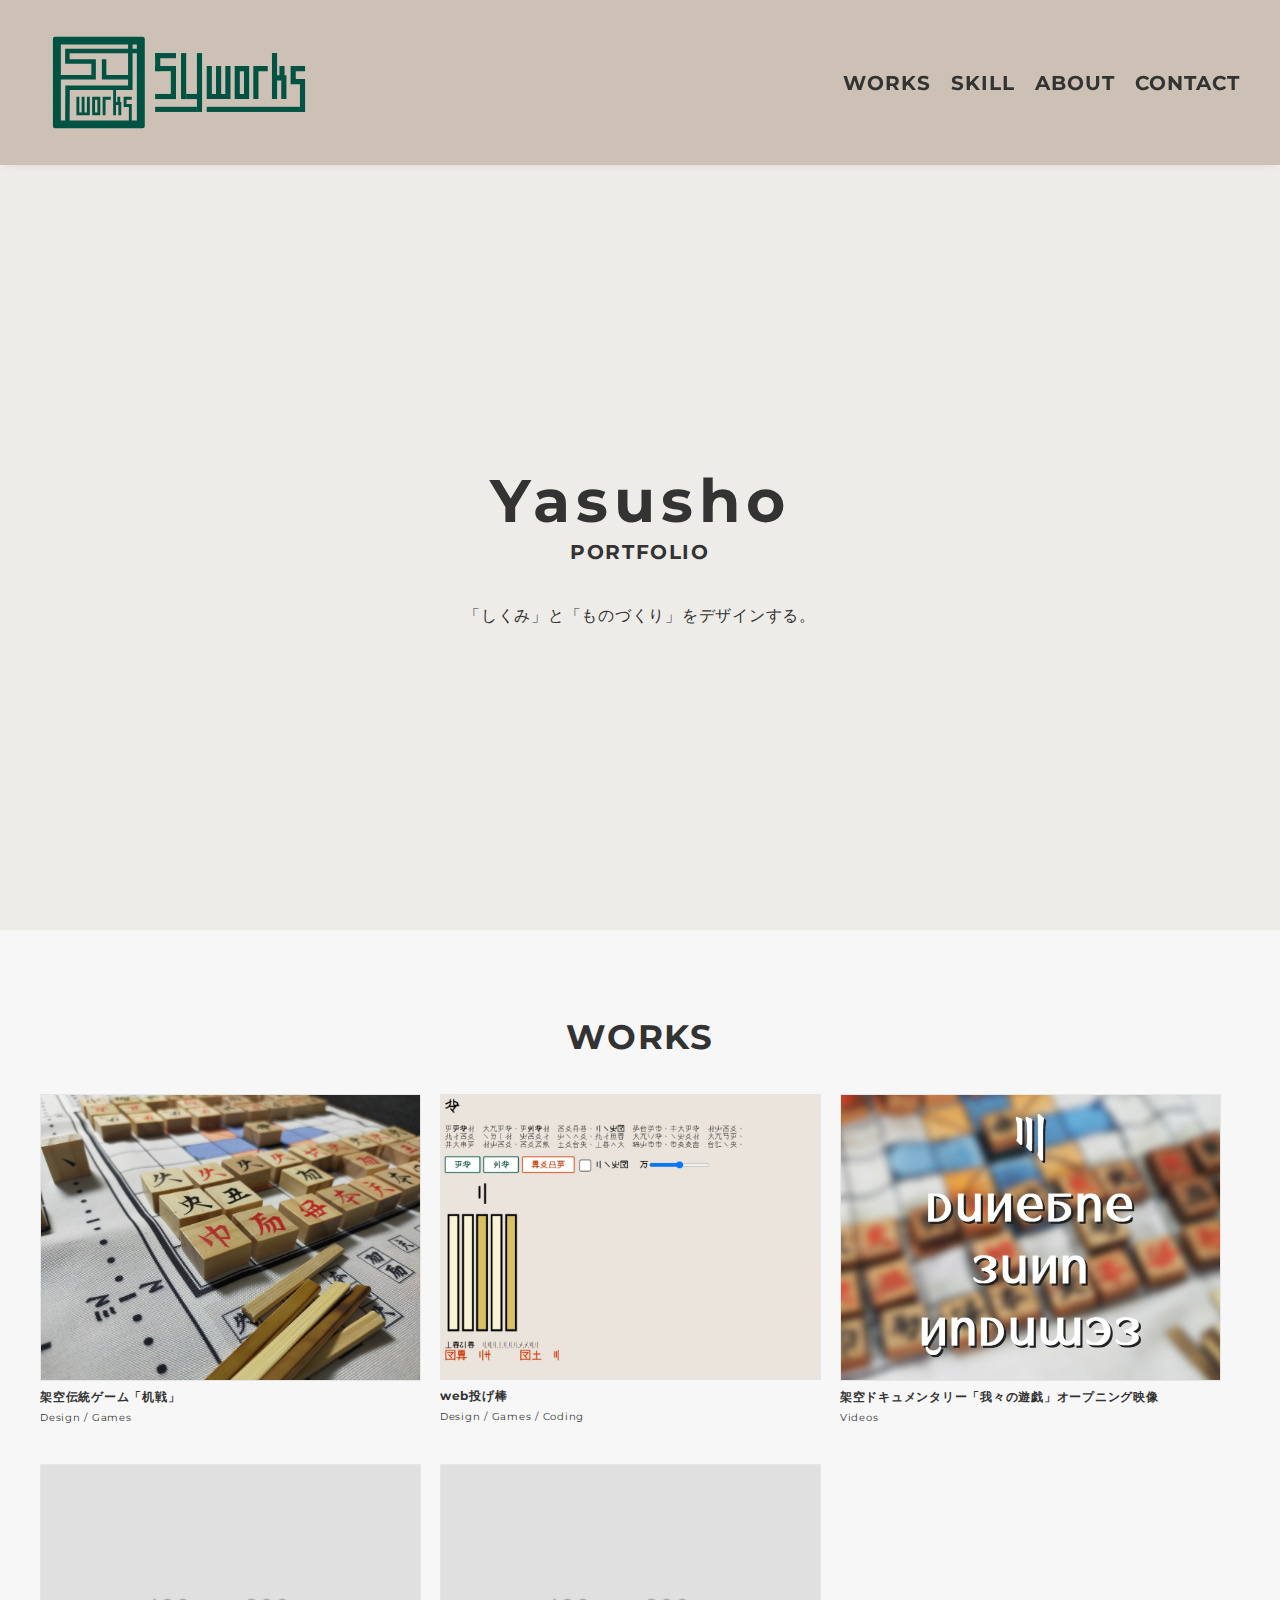
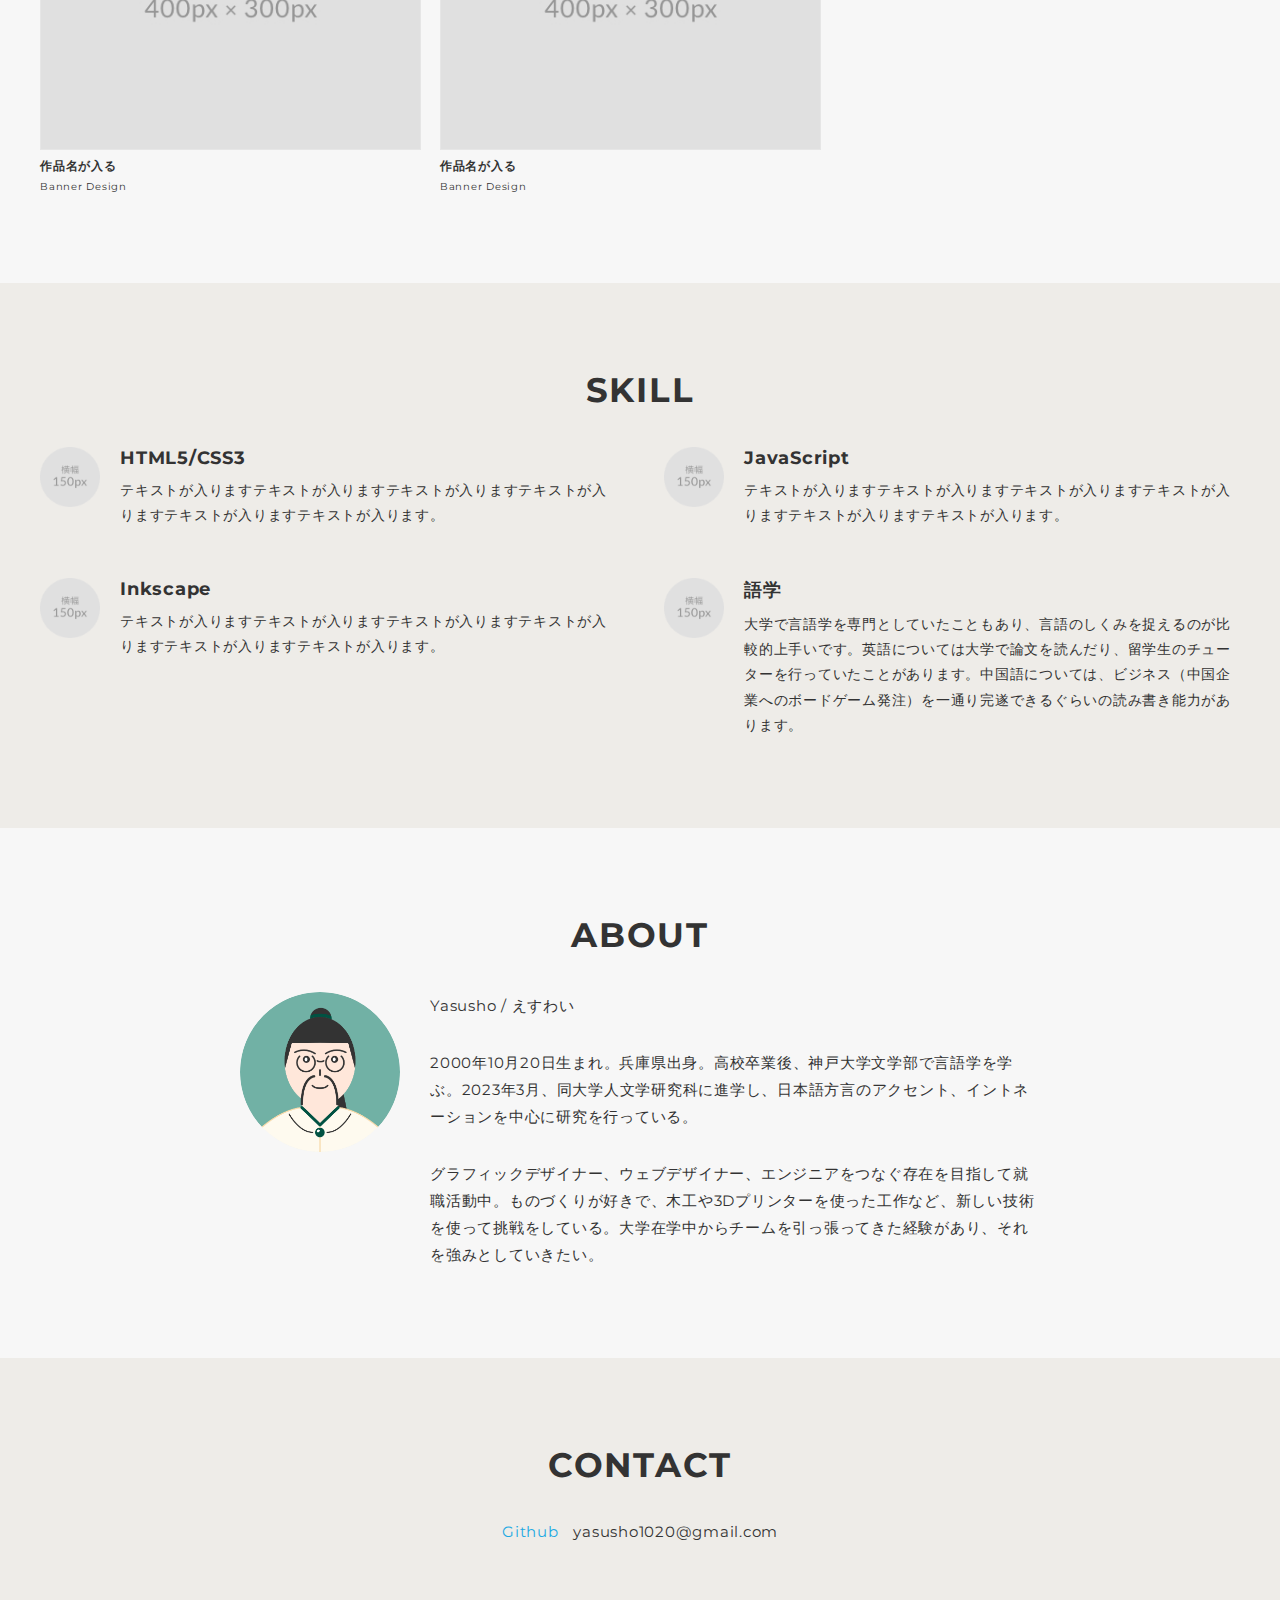
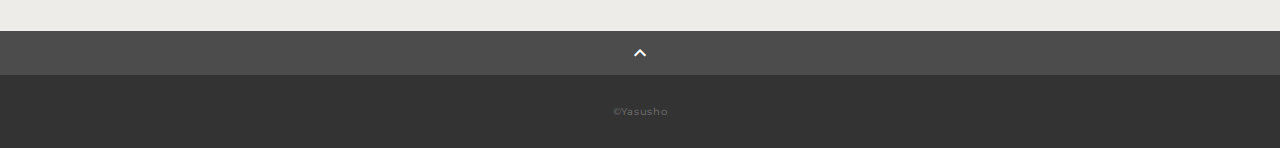
<file: index.html>
<!DOCTYPE html>
<html>

<head>
  <meta charset="utf-8">
  <meta name="viewport" content="width=device-width,initial-scale=1">
  <meta property='og:type' content='website'>
  <meta property='og:title' content='Yasusho' s portofolio'>
  <meta property='og:url' content='URLが入る'>
  <meta property='og:description' content='Yasushoのポートフォリオサイトです'>
  <meta property="og:image" content="img/ogp.png">
  <meta name="description" content="Yasushoのポートフォリオサイトです" />
  <title>Yasusho's portofolio</title>
  <link rel="preconnect" href="https://fonts.gstatic.com">
  <link href="https://fonts.googleapis.com/css2?family=Montserrat:wght@400;700&display=swap" rel="stylesheet">
  <link href="https://fonts.googleapis.com/css?family=Material+Icons+Outlined" rel="stylesheet">
  <link href="css/ress.css" media="all" rel="stylesheet" type="text/css" />
  <link href="css/style.css" media="all" rel="stylesheet" type="text/css" />
  <link rel="shortcut icon" href="img/favicon.svg" />
  <link rel=”canonical” href=”URLが入る” />
</head>

<body>
  <!-- header -->
  <header class="header">
    <div class="container">
      <h1 class="header-logo">
        <a href="."><img src="img/header.svg" alt="" /></a>
      </h1>
      <nav class="gnav">
        <ul class="gnav-list">
          <li class="gnav-item"><a href="#works">WORKS</a></li>
          <li class="gnav-item"><a href="#skill">SKILL</a></li>
          <li class="gnav-item"><a href="#about">ABOUT</a></li>
          <li class="gnav-item"><a href="#contact">CONTACT</a></li>
        </ul>
      </nav>
    </div>
  </header>
  <!-- /header -->

  <main class="content">

    <!-- mv -->
    <div class="mv">
      <div class="mv-container">
        <p class="mv-title">Yasusho</p>
        <p class="mv-subtitle">PORTFOLIO</p>
        <p class="mv-text">
          「しくみ」と「ものづくり」をデザインする。
        </p>
      </div>
    </div>
    <!-- /mv -->

    <!-- works -->
    <section class="works section" id="works">
      <div class="container">
        <h2 class="title">WORKS</h2>
        <div class="works-list">
          <a class="works-item" href="cet2kaik.html">
            <div class="works-img"><img src="img/cet2kaik.jpg" alt="" /></div>
            <p class="works-name">架空伝統ゲーム「机戦」</p>
            <p class="works-info">Design / Games</p>
          </a>
          <a class="works-item" href="web_xyr.html">
            <div class="works-img"><img src="img/web_xyr.jpg" alt="" /></div>
            <p class="works-name">web投げ棒</p>
            <p class="works-info">Design / Games / Coding</p>
          </a>
          <a class="works-item" href="mi_cet_leti_mo.html">
            <div class="works-img"><img src="img/mi_cet_leti_mo.png" alt="" /></div>
            <p class="works-name">架空ドキュメンタリー「我々の遊戯」オープニング映像</p>
            <p class="works-info">Videos</p>
          </a>
          <a class="works-item" href="works-template.html">
            <div class="works-img"><img src="img/works-dummy-thumb.jpg" alt="" /></div>
            <p class="works-name">作品名が入る</p>
            <p class="works-info">Banner Design</p>
          </a>
          <a class="works-item" href="works-template.html">
            <div class="works-img"><img src="img/works-dummy-thumb.jpg" alt="" /></div>
            <p class="works-name">作品名が入る</p>
            <p class="works-info">Banner Design</p>
          </a>
        </div>
      </div>
    </section>
    <!-- /works -->
    <!-- skill -->
    <section class="skill section" id="skill">
      <div class="container">
        <h2 class="title">SKILL</h2>
        <div class="skill-list">
          <div class="skill-item">
            <p class="skill-img"><img src="img/icon_skill.png" alt=""></p>
            <div class="skill-body">
              <h3 class="skill-name">HTML5/CSS3</h3>
              <p class="skill-text">
                テキストが入りますテキストが入りますテキストが入りますテキストが入りますテキストが入りますテキストが入ります。</p>
            </div>
          </div>
          <div class="skill-item">
            <p class="skill-img"><img src="img/icon_skill.png" alt=""></p>
            <div class="skill-body">
              <h3 class="skill-name">JavaScript</h3>
              <p class="skill-text">
                テキストが入りますテキストが入りますテキストが入りますテキストが入りますテキストが入りますテキストが入ります。</p>
            </div>
          </div>
          <div class="skill-item">
            <p class="skill-img"><img src="img/icon_skill.png" alt=""></p>
            <div class="skill-body">
              <h3 class="skill-name">Inkscape</h3>
              <p class="skill-text">
                テキストが入りますテキストが入りますテキストが入りますテキストが入りますテキストが入りますテキストが入ります。</p>
            </div>
          </div>
          <div class="skill-item">
            <p class="skill-img"><img src="img/icon_skill.png" alt=""></p>
            <div class="skill-body">
              <h3 class="skill-name">語学</h3>
              <p class="skill-text">
                大学で言語学を専門としていたこともあり、言語のしくみを捉えるのが比較的上手いです。英語については大学で論文を読んだり、留学生のチューターを行っていたことがあります。中国語については、ビジネス（中国企業へのボードゲーム発注）を一通り完遂できるぐらいの読み書き能力があります。
              </p>
            </div>
          </div>
        </div>
      </div>
    </section>
    <!-- /skill -->


    <!-- about -->
    <section class="about section" id="about">
      <div class="container">
        <h2 class="title">ABOUT</h2>
        <div class="profile">
          <p class="profile-img">
            <img src="img/profile.png" alt="">
          </p>
          <div class="profile-body">
            <p>Yasusho / えすわい</p>
            <p>
              2000年10月20日生まれ。兵庫県出身。高校卒業後、神戸大学文学部で言語学を学ぶ。2023年3月、同大学人文学研究科に進学し、日本語方言のアクセント、イントネーションを中心に研究を行っている。
            </p>
            <p>
              グラフィックデザイナー、ウェブデザイナー、エンジニアをつなぐ存在を目指して就職活動中。ものづくりが好きで、木工や3Dプリンターを使った工作など、新しい技術を使って挑戦をしている。大学在学中からチームを引っ張ってきた経験があり、それを強みとしていきたい。
            </p>
          </div>
        </div>
      </div>
    </section>
    <!-- /about -->

    <!-- contact -->
    <section class="contact section" id="contact">
      <div class="container">
        <h2 class="title">CONTACT</h2>
        <div class="contact-list">
          <a class="contact-item" href="https://github.com/yasusho" target="_blank" rel="noopener">Github</a>
          <span class="contact-item">yasusho1020@gmail.com</span>
        </div>
      </div>
    </section>
    <!-- /contact -->
    <div class="page-top" id="js-page-top">
      <span class="material-icons-outlined">expand_less</span>
    </div>
  </main>

  <!-- footer -->
  <footer class="footer">
    <div class="copyright">&copy;Yasusho</div>
  </footer>
  <!-- /footer -->
  <script src="https://ajax.googleapis.com/ajax/libs/jquery/3.6.0/jquery.min.js"></script>
  <script type='text/javascript' src="js/script.js"></script>
</body>

</html>
</file>
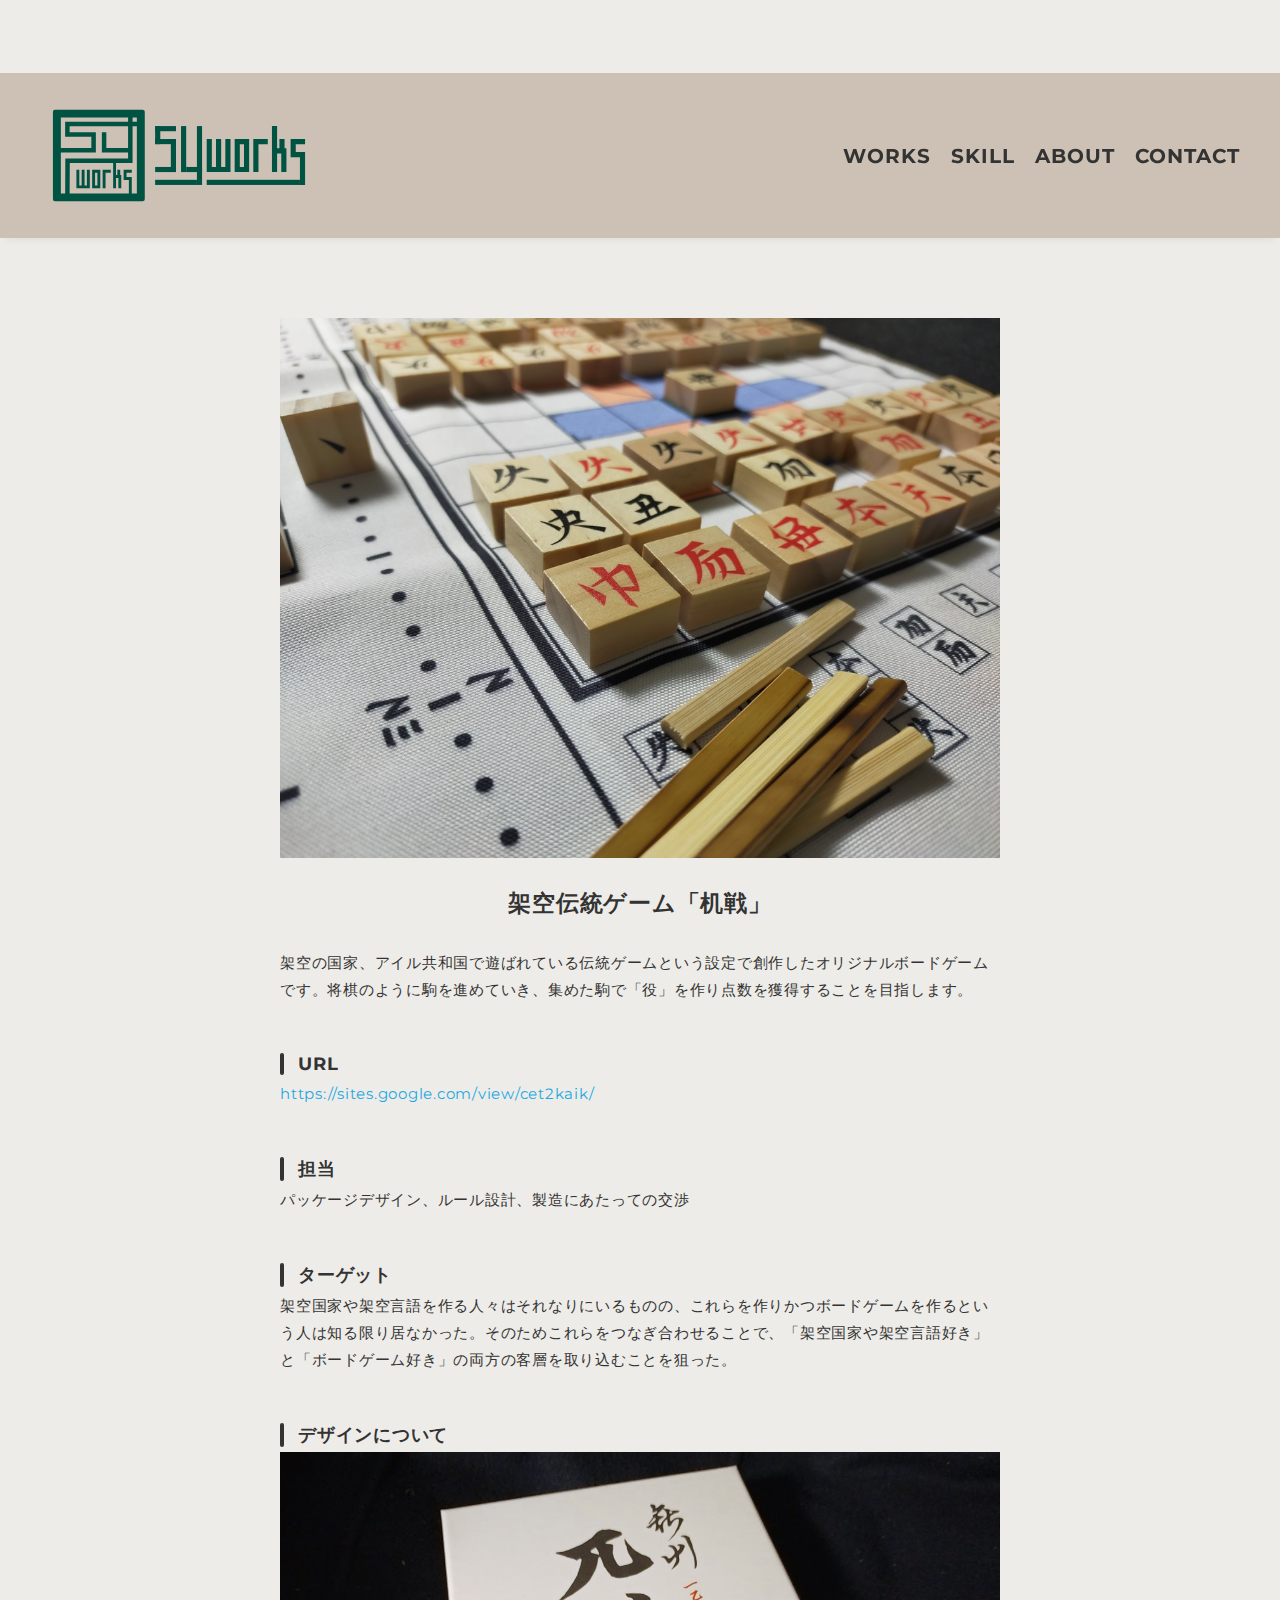
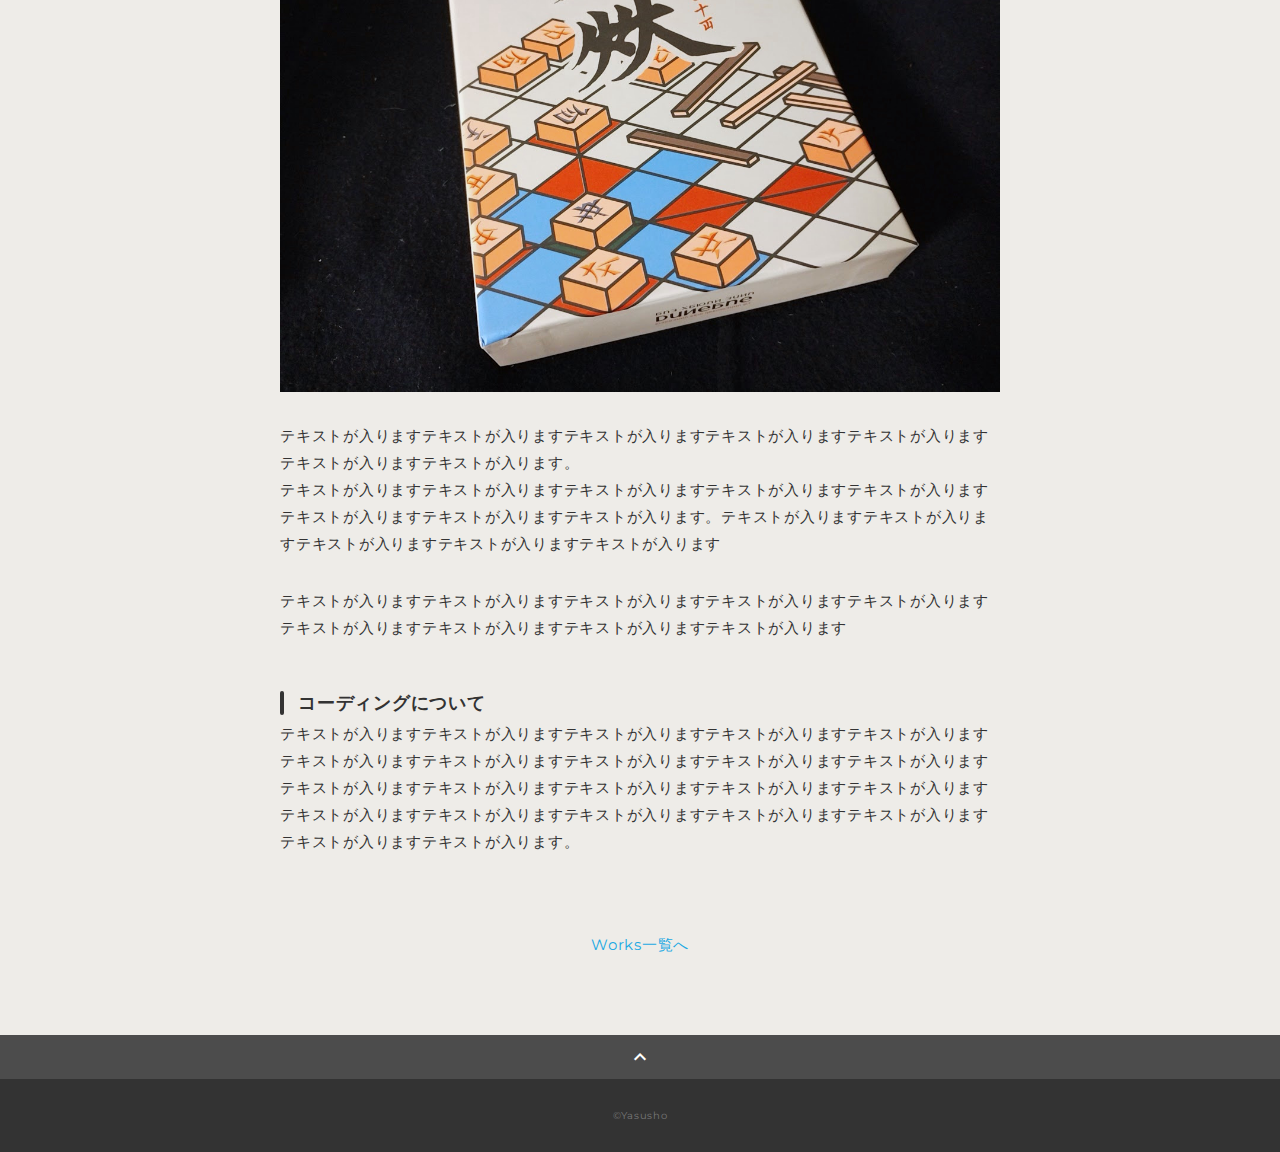
<file: cet2kaik.html>
<!DOCTYPE html>
<html>
<head>
  <meta charset="utf-8">
  <meta name="viewport" content="width=device-width,initial-scale=1">
  <meta property='og:type' content='website'>
  <meta property='og:title' content='Yasusho's portofolio'>
  <meta property='og:url' content='URLが入る'>
  <meta property='og:description' content='Yasushoのポートフォリオサイトです'>
  <meta property="og:image" content="img/ogp.png">
  <meta name="description" content="Yasushoのポートフォリオサイトです" />
  <title>Yasusho's portofolio</title>
  <link rel="preconnect" href="https://fonts.gstatic.com">
  <link href="https://fonts.googleapis.com/css2?family=Montserrat:wght@400;700&display=swap" rel="stylesheet">
  <link href="https://fonts.googleapis.com/css?family=Material+Icons+Outlined" rel="stylesheet">
  <link href="css/ress.css" media="all" rel="stylesheet" type="text/css" />
  <link href="css/style.css" media="all" rel="stylesheet" type="text/css" />
  <link rel="shortcut icon" href="img/favicon.svg" />
  <link rel=”canonical” href=”URLが入る” />
</head>

<body>
  <div class="wrapper">

    <!-- header -->
    <header class="header">
      <div class="container">
        <h1 class="header-logo" >
          <a href="."><img src="img/header.svg" alt="" /></a>
        </h1>
        <nav class="gnav">
          <ul class="gnav-list">
            <li class="gnav-item"><a href="./#works">WORKS</a></li>
            <li class="gnav-item"><a href="./#skill">SKILL</a></li>
            <li class="gnav-item"><a href="./#about">ABOUT</a></li>
            <li class="gnav-item"><a href="./#contact">CONTACT</a></li>
          </ul>
        </nav>
      </div>
    </header>
    <!-- /header -->

    <main class="content">

      <article class="article">
        <div class="article-container">
          
          <div class="article-body">
            <p>
              <img src="img/cet2kaik.jpg" alt="">
            </p>
            <h2 class="article-title">架空伝統ゲーム「机戦」</h2>
            <p>
              架空の国家、アイル共和国で遊ばれている伝統ゲームという設定で創作したオリジナルボードゲームです。将棋のように駒を進めていき、集めた駒で「役」を作り点数を獲得することを目指します。
            </p>
            <h3>URL</h3>
            <p><a href="https://sites.google.com/view/cet2kaik/" target="_blank" rel="noopener">https://sites.google.com/view/cet2kaik/</a></p>
            <h3>担当</h3>
            <p>パッケージデザイン、ルール設計、製造にあたっての交渉</p>
            <h3>ターゲット</h3>
            <p>架空国家や架空言語を作る人々はそれなりにいるものの、これらを作りかつボードゲームを作るという人は知る限り居なかった。そのためこれらをつなぎ合わせることで、「架空国家や架空言語好き」と「ボードゲーム好き」の両方の客層を取り込むことを狙った。</p>
            <h3>デザインについて</h3>
            <p><img src="img/cet2kaik_box.jpg" alt=""></p>
            <p>
              テキストが入りますテキストが入りますテキストが入りますテキストが入りますテキストが入りますテキストが入りますテキストが入ります。<br>テキストが入りますテキストが入りますテキストが入りますテキストが入りますテキストが入りますテキストが入りますテキストが入りますテキストが入ります。テキストが入りますテキストが入りますテキストが入りますテキストが入りますテキストが入ります
            </p>
            <p>
              テキストが入りますテキストが入りますテキストが入りますテキストが入りますテキストが入りますテキストが入りますテキストが入りますテキストが入りますテキストが入ります
            </p>
            <h3>コーディングについて</h3>
            <p>
              テキストが入りますテキストが入りますテキストが入りますテキストが入りますテキストが入りますテキストが入りますテキストが入りますテキストが入りますテキストが入りますテキストが入りますテキストが入りますテキストが入りますテキストが入りますテキストが入りますテキストが入りますテキストが入りますテキストが入りますテキストが入りますテキストが入りますテキストが入りますテキストが入りますテキストが入ります。
            </p>
          </div>
          <div class="home-link">
            <a href="./#works">Works一覧へ</a>
          </div>
        </div>
      </article>

      <div class="page-top" id="js-page-top">
        <span class="material-icons-outlined">expand_less</span>
      </div>
    </main>

    <!-- footer -->
    <footer class="footer">
      <div class="copyright">&copy;Yasusho</div>
    </footer>
    <!-- /footer -->

  </div>
  <script src="https://ajax.googleapis.com/ajax/libs/jquery/3.5.1/jquery.min.js"></script>
  <script type='text/javascript' src="js/script.js"></script>
</body>
</html>
</file>
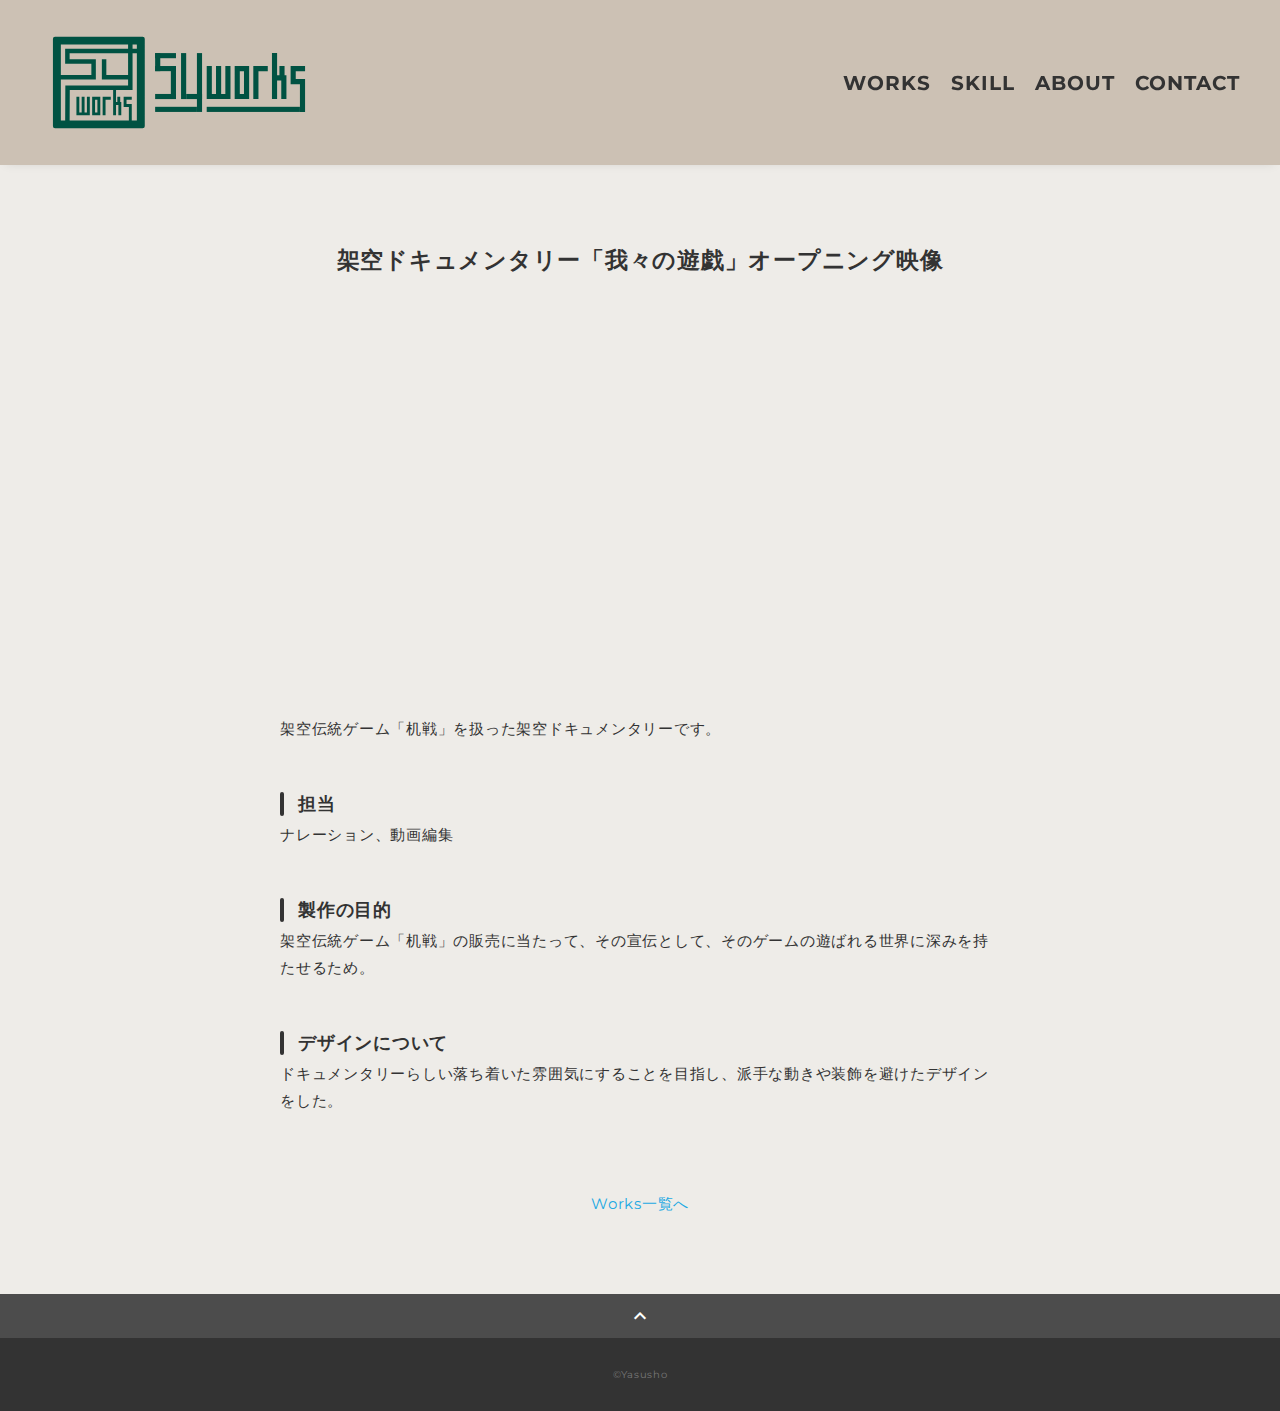
<file: mi_cet_leti_mo.html>
<!DOCTYPE html>
<html>
<head>
  <meta charset="utf-8">
  <meta name="viewport" content="width=device-width,initial-scale=1">
  <meta property='og:type' content='website'>
  <meta property='og:title' content='Yasusho's portofolio'>
  <meta property='og:url' content='URLが入る'>
  <meta property='og:description' content='Yasushoのポートフォリオサイトです'>
  <meta property="og:image" content="img/ogp.png">
  <meta name="description" content="Yasushoのポートフォリオサイトです" />
  <title>Yasusho's portofolio</title>
  <link rel="preconnect" href="https://fonts.gstatic.com">
  <link href="https://fonts.googleapis.com/css2?family=Montserrat:wght@400;700&display=swap" rel="stylesheet">
  <link href="https://fonts.googleapis.com/css?family=Material+Icons+Outlined" rel="stylesheet">
  <link href="css/ress.css" media="all" rel="stylesheet" type="text/css" />
  <link href="css/style.css" media="all" rel="stylesheet" type="text/css" />
  <link rel="shortcut icon" href="img/favicon.svg" />
  <link rel=”canonical” href=”URLが入る” />
</head>

<body>
    <!-- header -->
    <header class="header">
      <div class="container">
        <h1 class="header-logo" >
          <a href="."><img src="img/header.svg" alt="" /></a>
        </h1>
        <nav class="gnav">
          <ul class="gnav-list">
            <li class="gnav-item"><a href="./#works">WORKS</a></li>
            <li class="gnav-item"><a href="./#skill">SKILL</a></li>
            <li class="gnav-item"><a href="./#about">ABOUT</a></li>
            <li class="gnav-item"><a href="./#contact">CONTACT</a></li>
          </ul>
        </nav>
      </div>
    </header>
    <!-- /header -->

    <main class="content">

      <article class="article">
        <div class="article-container">
          
          <div class="article-body">
            <h2 class="article-title">架空ドキュメンタリー「我々の遊戯」オープニング映像</h2>
            <iframe width="720" height="405" src="https://www.youtube.com/embed/y6m7JKlEUsA?si=Yi3E303kx1R95qZM" title="YouTube video player" frameborder="0" allow="accelerometer; autoplay; clipboard-write; encrypted-media; gyroscope; picture-in-picture; web-share" referrerpolicy="strict-origin-when-cross-origin" allowfullscreen></iframe>
            <p>
              架空伝統ゲーム「机戦」を扱った架空ドキュメンタリーです。
            </p>
            <h3>担当</h3>
            <p>ナレーション、動画編集</p>
            <h3>製作の目的</h3>
            <p>架空伝統ゲーム「机戦」の販売に当たって、その宣伝として、そのゲームの遊ばれる世界に深みを持たせるため。</p>
            <h3>デザインについて</h3>
            <p>
            ドキュメンタリーらしい落ち着いた雰囲気にすることを目指し、派手な動きや装飾を避けたデザインをした。
            </p>
          </div>
          <div class="home-link">
            <a href="./#works">Works一覧へ</a>
          </div>
        </div>
      </article>

      <div class="page-top" id="js-page-top">
        <span class="material-icons-outlined">expand_less</span>
      </div>
    </main>

    <!-- footer -->
    <footer class="footer">
      <div class="copyright">&copy;Yasusho</div>
    </footer>
    <!-- /footer -->
  <script src="https://ajax.googleapis.com/ajax/libs/jquery/3.5.1/jquery.min.js"></script>
  <script type='text/javascript' src="js/script.js"></script>
</body>
</html>
</file>
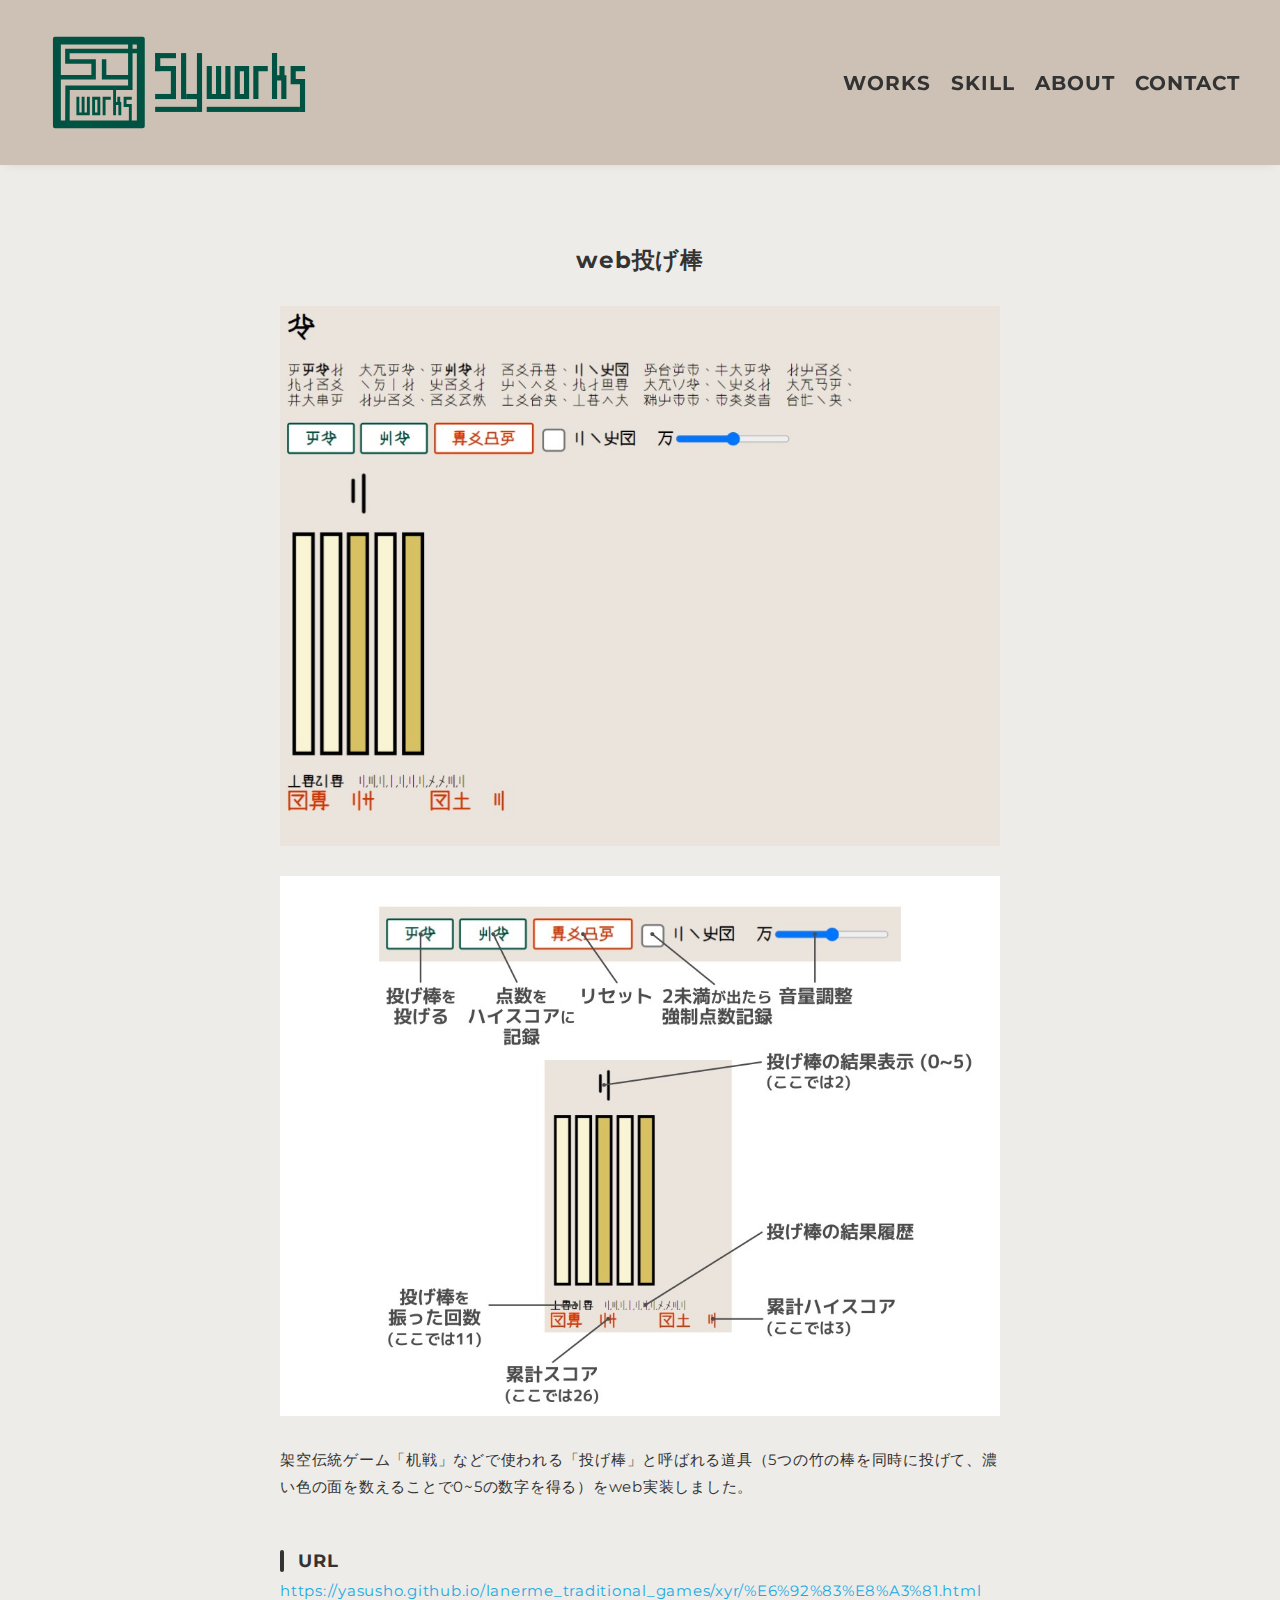
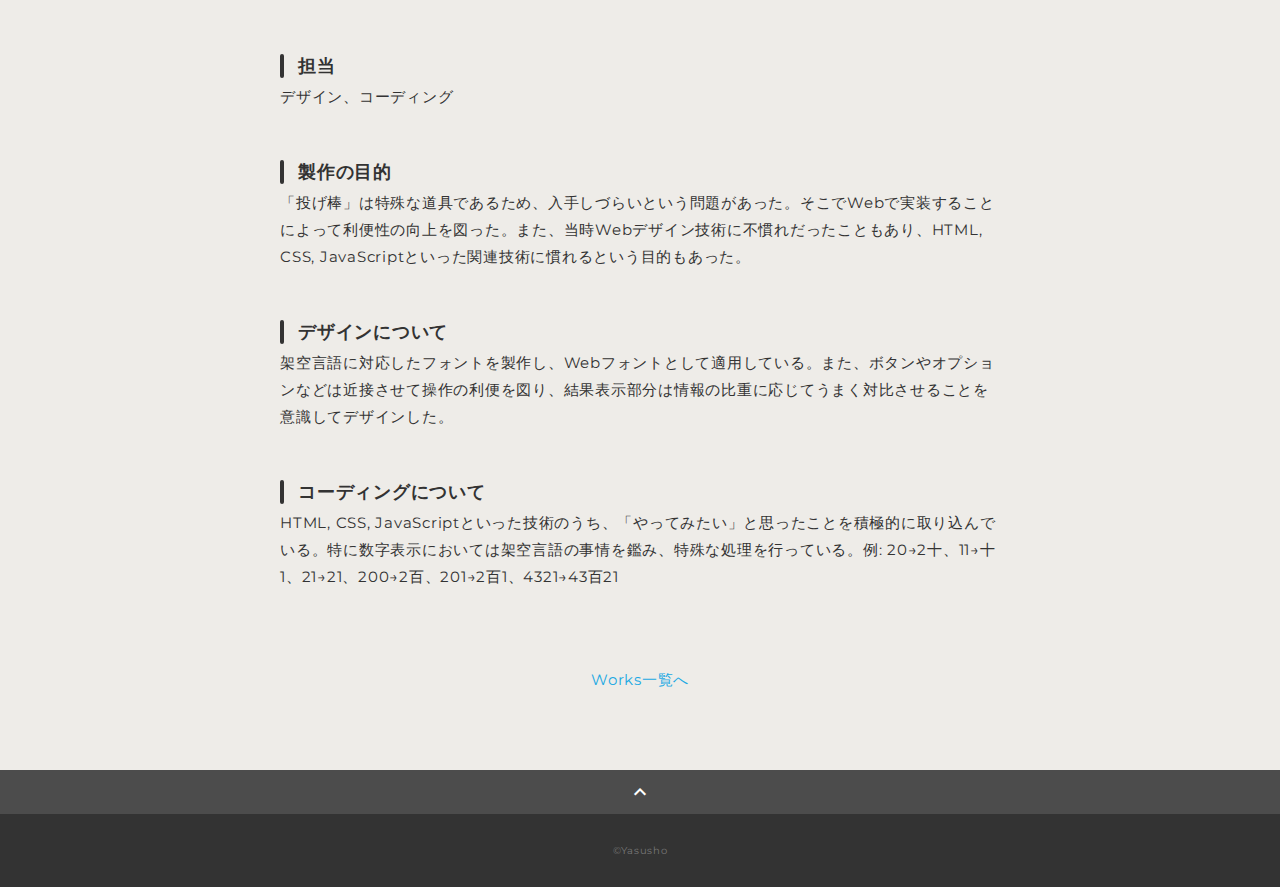
<file: web_xyr.html>
<!DOCTYPE html>
<html>
<head>
  <meta charset="utf-8">
  <meta name="viewport" content="width=device-width,initial-scale=1">
  <meta property='og:type' content='website'>
  <meta property='og:title' content='Yasusho's portofolio'>
  <meta property='og:url' content='URLが入る'>
  <meta property='og:description' content='Yasushoのポートフォリオサイトです'>
  <meta property="og:image" content="img/ogp.png">
  <meta name="description" content="Yasushoのポートフォリオサイトです" />
  <title>Yasusho's portofolio</title>
  <link rel="preconnect" href="https://fonts.gstatic.com">
  <link href="https://fonts.googleapis.com/css2?family=Montserrat:wght@400;700&display=swap" rel="stylesheet">
  <link href="https://fonts.googleapis.com/css?family=Material+Icons+Outlined" rel="stylesheet">
  <link href="css/ress.css" media="all" rel="stylesheet" type="text/css" />
  <link href="css/style.css" media="all" rel="stylesheet" type="text/css" />
  <link rel="shortcut icon" href="img/favicon.svg" />
  <link rel=”canonical” href=”URLが入る” />
</head>

<body>
    <!-- header -->
    <header class="header">
      <div class="container">
        <h1 class="header-logo" >
          <a href="."><img src="img/header.svg" alt="" /></a>
        </h1>
        <nav class="gnav">
          <ul class="gnav-list">
            <li class="gnav-item"><a href="./#works">WORKS</a></li>
            <li class="gnav-item"><a href="./#skill">SKILL</a></li>
            <li class="gnav-item"><a href="./#about">ABOUT</a></li>
            <li class="gnav-item"><a href="./#contact">CONTACT</a></li>
          </ul>
        </nav>
      </div>
    </header>
    <!-- /header -->

    <main class="content">

      <article class="article">
        <div class="article-container">
          <div class="article-body">
            <h2 class="article-title">web投げ棒</h2>
            <p><img src="img/web_xyr.jpg" alt=""></p>
            <p><img src="img/web_xyr_detail.jpg" alt=""></p>
            <p>
              架空伝統ゲーム「机戦」などで使われる「投げ棒」と呼ばれる道具（5つの竹の棒を同時に投げて、濃い色の面を数えることで0~5の数字を得る）をweb実装しました。
            </p>
            <h3>URL</h3>
            <p><a href="https://yasusho.github.io/lanerme_traditional_games/xyr/%E6%92%83%E8%A3%81.html" target="_blank" rel="noopener">https://yasusho.github.io/lanerme_traditional_games/xyr/%E6%92%83%E8%A3%81.html</a></p>
            <h3>担当</h3>
            <p>デザイン、コーディング</p>
            <h3>製作の目的</h3>
            <p>「投げ棒」は特殊な道具であるため、入手しづらいという問題があった。そこでWebで実装することによって利便性の向上を図った。また、当時Webデザイン技術に不慣れだったこともあり、HTML, CSS, JavaScriptといった関連技術に慣れるという目的もあった。</p>
            <h3>デザインについて</h3>
            <p>架空言語に対応したフォントを製作し、Webフォントとして適用している。また、ボタンやオプションなどは近接させて操作の利便を図り、結果表示部分は情報の比重に応じてうまく対比させることを意識してデザインした。</p>
            <h3>コーディングについて</h3>
            <p>HTML, CSS, JavaScriptといった技術のうち、「やってみたい」と思ったことを積極的に取り込んでいる。特に数字表示においては架空言語の事情を鑑み、特殊な処理を行っている。例: 20→2十、11→十1、21→21、200→2百、201→2百1、4321→43百21</p>
          </div>
          <div class="home-link">
            <a href="./#works">Works一覧へ</a>
          </div>
        </div>
      </article>

      <div class="page-top" id="js-page-top">
        <span class="material-icons-outlined">expand_less</span>
      </div>
    </main>

    <!-- footer -->
    <footer class="footer">
      <div class="copyright">&copy;Yasusho</div>
    </footer>
    <!-- /footer -->
  <script src="https://ajax.googleapis.com/ajax/libs/jquery/3.5.1/jquery.min.js"></script>
  <script type='text/javascript' src="js/script.js"></script>
</body>
</html>
</file>
<file: css/ress.css>
/*!
 * ress.css • v3.0.1
 * MIT License
 * github.com/filipelinhares/ress
 */

/* # =================================================================
   # Global selectors
   # ================================================================= */

html {
  box-sizing: border-box;
  word-break: normal;
  -moz-tab-size: 4;
  tab-size: 4;

  -webkit-text-size-adjust: 100%; /* Prevent adjustments of font size after orientation changes in iOS */
}

*,
::before,
::after {
  box-sizing: inherit;
  background-repeat: no-repeat; /* Set `background-repeat: no-repeat` to all elements and pseudo elements */
}

::before,
::after {
  vertical-align: inherit;
  text-decoration: inherit; /* Inherit text-decoration and vertical align to ::before and ::after pseudo elements */
}

* {
  margin: 0;
  padding: 0; /* Reset `padding` and `margin` of all elements */
}

/* # =================================================================
   # General elements
   # ================================================================= */

hr {
  overflow: visible; /* Show the overflow in Edge and IE */
  height: 0; /* Add the correct box sizing in Firefox */
}

details,
main {
  display: block; /* Render the `main` element consistently in IE. */
}

summary {
  display: list-item; /* Add the correct display in all browsers */
}

small {
  font-size: 80%; /* Set font-size to 80% in `small` elements */
}

[hidden] {
  display: none; /* Add the correct display in IE */
}

abbr[title] {
  /* Add the correct text decoration in Chrome, Edge, IE, Opera, and Safari */
  text-decoration: underline;
  text-decoration: underline dotted;
  border-bottom: none; /* Remove the bottom border in Chrome 57 */
}

a {
  background-color: transparent; /* Remove the gray background on active links in IE 10 */
}

a:active,
a:hover {
  outline-width: 0; /* Remove the outline when hovering in all browsers */
}

code,
kbd,
pre,
samp {
  font-family: monospace, monospace; /* Specify the font family of code elements */
}

pre {
  font-size: 1em; /* Correct the odd `em` font sizing in all browsers */
}

b,
strong {
  font-weight: bolder; /* Add the correct font weight in Chrome, Edge, and Safari */
}

/* https://gist.github.com/unruthless/413930 */
sub,
sup {
  position: relative;
  font-size: 75%;
  line-height: 0;
  vertical-align: baseline;
}

sub {
  bottom: -.25em;
}

sup {
  top: -.5em;
}

/* # =================================================================
   # Forms
   # ================================================================= */

input {
  border-radius: 0;
}

/* Replace pointer cursor in disabled elements */
[disabled] {
  cursor: default;
}

[type="number"]::-webkit-container-spin-button,
[type="number"]::-webkit-outer-spin-button {
  height: auto; /* Correct the cursor style of increment and decrement buttons in Chrome */
}

[type="search"] {
  outline-offset: -2px; /* Correct the outline style in Safari */

  -webkit-appearance: textfield; /* Correct the odd appearance in Chrome and Safari */
}

[type="search"]::-webkit-search-decoration {
  -webkit-appearance: none; /* Remove the container padding in Chrome and Safari on macOS */
}

textarea {
  overflow: auto; /* Internet Explorer 11+ */
  resize: vertical; /* Specify textarea resizability */
}

button,
input,
optgroup,
select,
textarea {
  font: inherit; /* Specify font inheritance of form elements */
}

optgroup {
  font-weight: bold; /* Restore the font weight unset by the previous rule */
}

button {
  overflow: visible; /* Address `overflow` set to `hidden` in IE 8/9/10/11 */
}

button,
select {
  text-transform: none; /* Firefox 40+, Internet Explorer 11- */
}

/* Apply cursor pointer to button elements */
button,
[type="button"],
[type="reset"],
[type="submit"],
[role="button"] {
  cursor: pointer;
  color: inherit;
}

/* Remove container padding and border in Firefox 4+ */
button::-moz-focus-container,
[type="button"]::-moz-focus-container,
[type="reset"]::-moz-focus-container,
[type="submit"]::-moz-focus-container {
  padding: 0;
  border-style: none;
}

/* Replace focus style removed in the border reset above */
button:-moz-focusring,
[type="button"]::-moz-focus-container,
[type="reset"]::-moz-focus-container,
[type="submit"]::-moz-focus-container {
  outline: 1px dotted ButtonText;
}

button,
html [type="button"],
/* Prevent a WebKit bug where (2) destroys native `audio` and `video`controls in Android 4 */
[type="reset"],
[type="submit"] {
  -webkit-appearance: button; /* Correct the inability to style clickable types in iOS */
}

/* Remove the default button styling in all browsers */
button,
input,
select,
textarea {
  border-style: none;
  background-color: transparent;
}

/* Style select like a standard input */
select {
  -webkit-appearance: none; /* Chrome 41+ */
  -moz-appearance: none; /* Firefox 36+ */
}

select::-ms-expand {
  display: none; /* Internet Explorer 11+ */
}

select::-ms-value {
  color: currentColor; /* Internet Explorer 11+ */
}

legend {
  display: table; /* Correct the text wrapping in Edge and IE */
  max-width: 100%; /* Correct the text wrapping in Edge and IE */
  max-width: 100%; /* Correct the text wrapping in Edge 18- and IE */
  white-space: normal; /* Correct the text wrapping in Edge and IE */
  color: inherit; /* Correct the color inheritance from `fieldset` elements in IE */
  border: 0; /* Correct `color` not being inherited in IE 8/9/10/11 */
}

::-webkit-file-upload-button {
  font: inherit; /* Change font properties to `inherit` in Chrome and Safari */
  color: inherit;
  /* Correct the inability to style clickable types in iOS and Safari */

  -webkit-appearance: button;
}

/* # =================================================================
   # Specify media element style
   # ================================================================= */

img {
  border-style: none; /* Remove border when inside `a` element in IE 8/9/10 */
}

/* Add the correct vertical alignment in Chrome, Firefox, and Opera */
progress {
  vertical-align: baseline;
}

/* # =================================================================
   # Accessibility
   # ================================================================= */

/* Hide content from screens but not screenreaders */
@media screen {
  [hidden~="screen"] {
    display: inherit;
  }
  [hidden~="screen"]:not(:active):not(:focus):not(:target) {
    position: absolute !important;
    clip: rect(0 0 0 0) !important;
  }
}

/* Specify the progress cursor of updating elements */
[aria-busy="true"] {
  cursor: progress;
}

/* Specify the pointer cursor of trigger elements */
[aria-controls] {
  cursor: pointer;
}

/* Specify the unstyled cursor of disabled, not-editable, or otherwise inoperable elements */
[aria-disabled] {
  cursor: default;
}
</file>
<file: css/style.css>
body {
  font-family: "Montserrat","Helvetica Neue",Arial,"Hiragino Kaku Gothic ProN","Hiragino Sans",Meiryo,sans-serif;
  font-size: 15px;
  letter-spacing: .05em;
  color: #333;
  background-color: #eeece8;
}

a {
  transition: opacity .3s;
  text-decoration: none;
  color: #1ca9e3;
}

img {
  max-width: 100%;
  height: auto;
  vertical-align: bottom;
  border-style: none;
}



.pc-only {
  display: block;
}

.sp-only {
  display: none;
}

/*--------------------------------
 レイアウト
---------------------------------*/
.wrapper {
  padding-top: 73px;
}

.section {
  padding: 90px 0;
}

.section:nth-of-type(odd) {
  background-color: #f7f7f7;
}

.container {
  max-width: 1340px;
  margin: 0 auto;
  padding: 0 40px;
}

/*--------------------------------
 見出し
---------------------------------*/
.title {
  font-size: 34px;
  font-weight: bold;
  line-height: 1;
  margin-bottom: 40px;
  text-align: center;
  letter-spacing: .05em;
  color: #333;
}

.lead {
  font-size: 16px;
  line-height: 1.8;
  margin-bottom: 30px;
}

/*--------------------------------
ヘッダー
---------------------------------*/
.header {
  position: sticky;
  top: 0;
  z-index: 1;
  width: 100%;
  background-color:#ccc1b4;
  box-shadow: 0 5px 10px -6px rgba(0,0,0,.1);
}

.header .container {
  display: flex;
  align-items: center;
  justify-content: space-between;
  padding: 20px 40px;
}

.header-logo {
  font-size: 20px;
  font-weight: bold;
  line-height: 1.2;
  margin-right: 20px;
  letter-spacing: .05em;
}

.header-logo a {
  color: #333;
}

.gnav-list {
  display: flex;
  justify-content: space-between;
  list-style: none;
}

.gnav-item:not(:last-child) {
  margin-right: 20px;
}

.gnav-item a {
  position: relative;
  font-size: 20px;
  font-weight: bold;
  display: inline-block;
  padding: 5px 0;
  transition: .3s;
  letter-spacing: .05em;
  color: #333;
}
.gnav-item a:after {
  position: absolute;
  bottom: 0;
  left: 50%;
  width: 0;
  height: 3px;
  content: "";
  transition: .3s;
  -webkit-transform: translateX(-50%);
  transform: translateX(-50%);
  background-color: #333;
}

.gnav-item a:hover:after {
  width: 100%;
}

/*--------------------------------
 メインビジュアル
---------------------------------*/
.mv {
  display: flex;
  align-items: center;
  justify-content: center;
  height: 85vh;
  text-align: center;
}

.mv-container {
  padding: 0 40px;
}

.mv-title {
  font-size: 60px;
  font-weight: bold;
  line-height: 1.2;
  margin-bottom: 5px;
  letter-spacing: .1em;
}
.mv-subtitle {
  font-size: 20px;
  font-weight: bold;
  line-height: 1;
  margin-bottom: 40px;
  letter-spacing: .08em;
}

.mv-text {
  font-size: 16px;
  line-height: 1.8;
}

/*--------------------------------
 Works
---------------------------------*/
.works-list {
  display: flex;
  flex-wrap: wrap;
  margin-bottom: -40px;
}

.works-item {
  width: 31.74603%;
  margin-right: 1.58730%;
  margin-bottom: 40px;
  color: #333;
}

.works-item:hover {
  opacity: .9;
}

.works-item:nth-of-type(3n) {
  margin-right: 0;
}

.works-img img {
  border: 1px solid #e6e6e6;
}

.works-name {
  font-size: 12px;
  font-weight: bold;
  margin-top: 8px;
}

.works-info {
  font-size: 10px;
  margin-top: 5px;
}

/*--------------------------------
 Skill
---------------------------------*/
.skill-list {
  display: flex;
  flex-wrap: wrap;
  justify-content: space-between;
  margin-bottom: -50px;
}

.skill-item {
  display: flex;
  align-items: flex-start;
  justify-content: space-between;
  width: 48%;
  margin-bottom: 50px;
}

.skill-img {
  width: 60px;
  height: auto;
  margin-right: 20px;
}

.skill-body {
  flex: 1;
}

.skill-name {
  margin-bottom: 10px;
}

.skill-text {
  font-size: 14px;
  line-height: 1.8;
}

/*--------------------------------
 About
---------------------------------*/
.profile {
  display: flex;
  flex-wrap: wrap;
  max-width: 800px;
  margin: 0 auto;
}
.profile-img {
  width: 20%;
  margin-right: 30px;
  border-radius: 50%;
}
.profile-img img {
  border-radius: 50%;
}
.profile-body {
  flex: 1;
}

.profile-body p {
  font-size: 15px;
  line-height: 1.8;
}

.profile-body p:not(:last-child) {
  margin-bottom: 30px;
}

/*--------------------------------
 Contact
---------------------------------*/
.contact {
  text-align: center;
}

.contact-item:not(:last-child) {
  margin-right: 10px;
}

.contact-text {
  margin-top: 10px;
}
/*--------------------------------
 ページトップ
---------------------------------*/
.page-top {
  font-weight: bold;
  padding: 10px;
  cursor: pointer;
  text-align: center;
  background-color: #4c4c4c;
}

.page-top .material-icons-outlined {
  vertical-align: bottom;
  color: #fff;
}

/*--------------------------------
 フッター
---------------------------------*/
.footer {
  padding: 30px;
  background-color: #333;
}

.copyright {
  font-size: 10px;
  text-align: center;
  color: #797979;
}

/*--------------------------------
 下層：Worksページ
---------------------------------*/
.article {
  padding: 80px 0;
}

.article-container {
  max-width: 1040px;
  margin: 0 auto;
  padding: 0 20px;
}

.article-title {
  margin-bottom: 30px;
  text-align: center;
}

.article-body {
  max-width: 720px;
  margin: 0 auto;
  margin-bottom: 80px;
}

.article-body h3 {
  position: relative;
  font-size: 18px;
  margin-bottom: 5px;
  padding-left: 1em;
}

.article-body h3:not(:first-child) {
  margin-top: 50px;
}

.article-body h3::before {
  position: absolute;
  top: 0;
  left: 0;
  width: 4px;
  height: 100%;
  content: "";
  border-radius: 3px;
  background-color: #333;
}

.article-body p {
  font-size: 15px;
  line-height: 1.8;
  margin-bottom: 30px;
}

.home-link {
  text-align: center;
}

/*media Queries 767
----------------------------------------------------*/
@media screen and (max-width: 767px) {
  body {
    font-size: 14px;
  }

  .pc-only {
    display: none;
  }

  .sp-only {
    display: block;
  }

  /* 見出し */
  .title {
    font-size: 26px;
    margin-bottom: 20px;
  }

  .lead {
    font-size: 14px;
    line-height: 1.7;
    margin-bottom: 20px;
  }

  /* レイアウト */
  .section {
    padding: 60px 0;
  }

  .container {
    padding: 0 20px;
  }

  /* ヘッダー */
  .header .container {
    padding: 15px;
  }

  .header-logo {
    font-size: 15px;
    margin-right: 15px;
  }

  .gnav-item:not(:last-child) {
    margin-right: 10px;
  }

  .gnav-item a {
    font-size: 10px;
  }

  .gnav-item a:after {
    display: none;
  }

  /*  メインビジュアル */
  .mv {
    height: 75vh;
  }

  .mv-container {
    padding: 0 20px;
  }

  .mv-title {
    font-size: 30px;
  }
  .mv-subtitle {
    font-size: 16px;
    margin-bottom: 20px;
  }

  .mv-text {
    font-size: 14px;
    line-height: 1.7;
  }

  /* Works */
  .works-name {
    font-size: 12px;
  }

  .works-info {
    margin-top: 3px;
  }

  .works-list {
    justify-content: space-between;
  }

  .works-item {
    flex: 0 0 48%;
    margin-right: 0;
    margin-bottom: 30px;
  }

  /* Skill */
  .skill-list {
    display: block;
    margin-bottom: 0;
  }

  .skill-item {
    width: 100%;
    margin-bottom: 35px;
  }

  .skill-item:last-child {
    margin-bottom: 0;
  }

  .skill-name {
    margin-bottom: 5px;
  }

  .skill-text {
    font-size: 13px;
    line-height: 1.7;
  }

  /* About */
  .profile {
    display: block;
  }
  .profile-img {
    width: 150px;
    margin: 0 auto;
    margin-bottom: 25px;
  }

  .profile-body p {
    font-size: 14px;
    line-height: 1.7;
  }

  .profile-body p:not(:last-child) {
    margin-bottom: 20px;
  }

  /* フッター */
  .footer {
    padding: 20px;
  }

  /* 下層ページ */
  .article {
    padding: 50px 0;
  }

  .article-body h3 {
    font-size: 16px;
    padding-left: .8em;
  }

  .article-body h3:not(:first-child) {
    margin-top: 30px;
  }

  .article-body p {
    font-size: 14px;
    line-height: 1.7;
    margin-bottom: 20px;
  }
}
</file>
